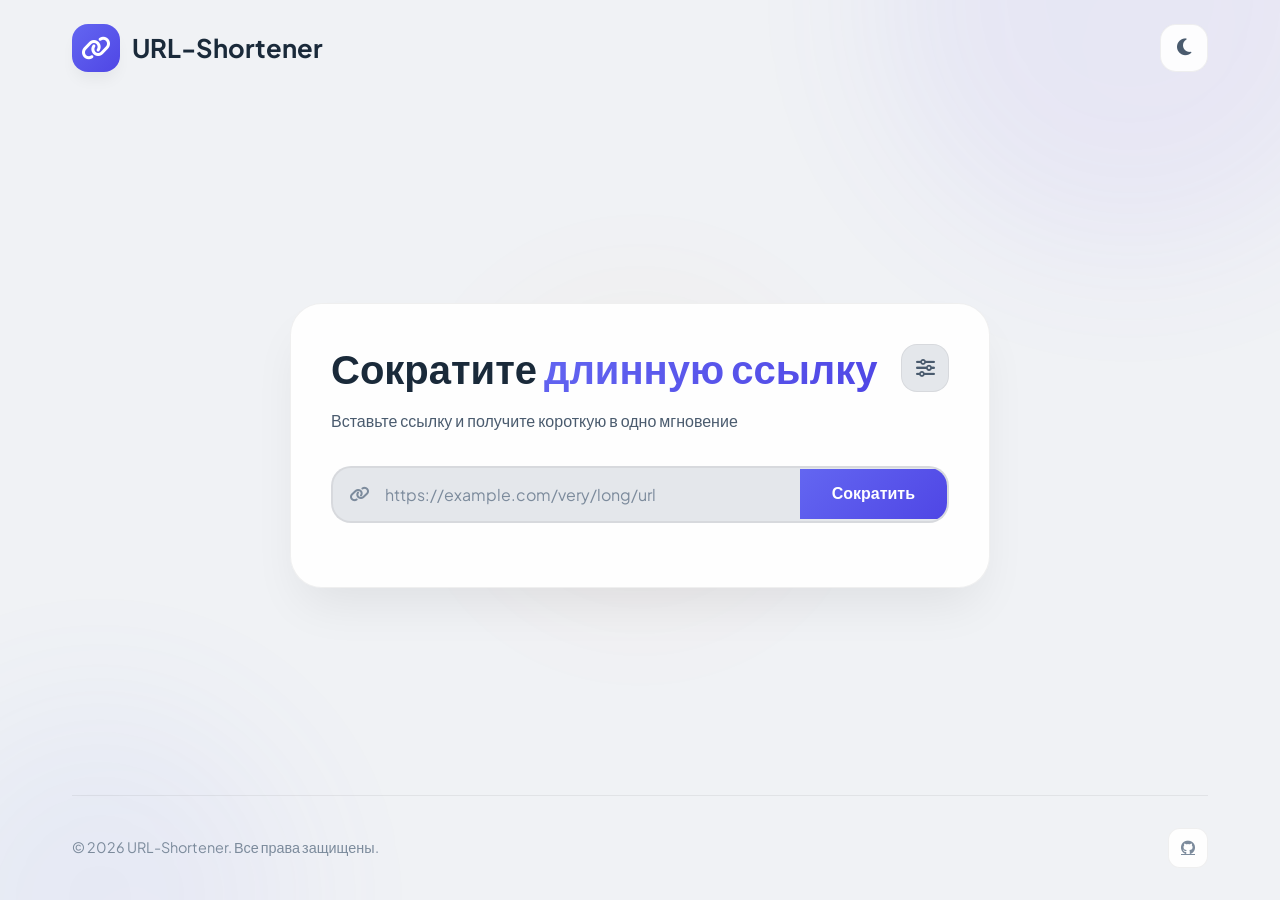
<file: frontend/index.html>
<!DOCTYPE html>
<html lang="ru">
<head>
    <meta charset="UTF-8">
    <meta name="viewport" content="width=device-width, initial-scale=1.0">
    <title>URL-Shortener | Сервис сокращения ссылок</title>
    <link rel="preconnect" href="https://fonts.googleapis.com">
    <link rel="preconnect" href="https://fonts.gstatic.com" crossorigin>
    <link href="https://fonts.googleapis.com/css2?family=Plus+Jakarta+Sans:wght@300;400;500;600;700;800&display=swap" rel="stylesheet">
    <link rel="stylesheet" href="https://cdnjs.cloudflare.com/ajax/libs/font-awesome/6.7.2/css/all.min.css">
    <link rel="stylesheet" href="css/style.css">
    <link rel="icon" href="assets/favicon.ico" type="image/x-icon">
    <script>
        // Функция для определения и применения темы
        (function() {
            const savedTheme = localStorage.getItem('theme');
            const prefersDark = window.matchMedia('(prefers-color-scheme: dark)').matches;
            
            if (savedTheme === 'dark' || (!savedTheme && prefersDark)) {
                document.documentElement.classList.add('dark-theme');
                document.body.classList.add('dark-theme');
            }
        })();
    </script>
</head>
<body>
    <div class="gradient-bg">
        <div class="gradient-orb orb-1"></div>
        <div class="gradient-orb orb-2"></div>
        <div class="gradient-orb orb-3"></div>
    </div>

    <div class="wrapper">
        <header class="header">
            <div class="logo">
                <div class="logo-icon">
                    <i class="fas fa-link"></i>
                </div>
                <span class="logo-text"></span>
            </div>
            <div class="theme-toggle" id="themeToggle">
                <i class="fas fa-moon"></i>
            </div>
        </header>

        <main class="main-centered">
            <div class="content-wrapper">
                <div class="card form-card glass-effect">
                    <div class="form-header">
                        <h1 class="title">
                            Сократите <span class="title-gradient">длинную ссылку</span>
                        </h1>
                        <button type="button" id="toggleAdvancedBtn" class="settings-btn" title="Дополнительные настройки">
                            <i class="fas fa-sliders-h"></i>
                        </button>
                    </div>
                    
                    <p class="subtitle">Вставьте ссылку и получите короткую в одно мгновение</p>
                    
                    <form id="shortenForm">
                        <div class="input-wrapper">
                            <div class="input-group">
                                <i class="fas fa-link input-icon"></i>
                                <input 
                                    type="url" 
                                    id="urlInput" 
                                    placeholder="Загрузка..." 
                                    required
                                    autocomplete="off"
                                    spellcheck="false"
                                >
                                <button type="submit" id="shortenBtn" class="btn-primary">
                                    <span class="btn-text">Сократить</span>
                                    <span class="btn-loader" style="display: none;">
                                        <i class="fas fa-circle-notch fa-spin"></i>
                                    </span>
                                </button>
                            </div>
                        </div>

                        <div class="advanced-settings" id="advancedSettings" style="display: none;">
                            <div class="settings-panel">
                                <div class="settings-header">
                                    <i class="fas fa-cog"></i>
                                    <span>Дополнительные параметры</span>
                                </div>
                                <div class="settings-content">
                                    <div class="setting-item">
                                        <label for="customSlug" class="setting-label">
                                            <i class="fas fa-pencil-alt"></i>
                                            <span>Свой вариант ссылки</span>
                                        </label>
                                        <div class="setting-input-wrapper">
                                            <span class="input-prefix">/</span>
                                            <input 
                                                type="text" 
                                                id="customSlug" 
                                                placeholder="my-custom-link"
                                                class="setting-input"
                                                autocomplete="off"
                                                spellcheck="false"
                                            >
                                        </div>
                                        <small class="setting-hint">Только латинские буквы, цифры, дефис и подчеркивание</small>
                                    </div>

                                    <div class="setting-item">
                                        <label for="slugLength" class="setting-label">
                                            <i class="fas fa-ruler"></i>
                                            <span>Длина ссылки: <span id="lengthValue">6</span> символов</span>
                                        </label>
                                        <div class="slider-container">
                                            <input 
                                                type="range" 
                                                id="slugLength" 
                                                min="3" 
                                                max="10" 
                                                value="6"
                                                class="slider"
                                            >
                                            <div class="slider-markers">
                                                <span>3</span>
                                                <span>6</span>
                                                <span>10</span>
                                            </div>
                                        </div>
                                    </div>

                                    <div class="setting-item">
                                        <label for="ttlDays" class="setting-label">
                                            <i class="fas fa-hourglass-half"></i>
                                            <span>Срок действия ссылки</span>
                                        </label>
                                        <div class="setting-input-wrapper">
                                            <select id="ttlDays" class="setting-input" style="padding: 0.75rem 1rem;">
                                                <option value="">Бессрочно</option>
                                                <option value="1">1 день</option>
                                                <option value="3">3 дня</option>
                                                <option value="7">7 дней</option>
                                                <option value="30">30 дней</option>
                                                <option value="90">90 дней</option>
                                                <option value="365">1 год</option>
                                            </select>
                                        </div>
                                        <small class="setting-hint">Ссылка автоматически истечёт через выбранный период</small>
                                    </div>
                                </div>
                            </div>
                        </div>
                    </form>

                    <div class="result-card" id="resultCard" style="display: none;">
                        <div class="result-header">
                            <div class="result-icon">
                                <i class="fas fa-check-circle"></i>
                            </div>
                            <span>Готово! Ваша короткая ссылка:</span>
                            <button class="close-result-btn" id="closeResultBtn" title="Закрыть">
                                <i class="fas fa-times"></i>
                            </button>
                        </div>
                        <div class="result-content">
                            <div class="url-display">
                                <input type="text" id="shortUrl" readonly value="">
                                <button class="copy-btn" id="copyBtn" onclick="copyToClipboard()">
                                    <i class="fas fa-copy"></i>
                                    <span>Копировать</span>
                                </button>
                            </div>
                            <div class="original-url" id="originalUrl">
                                <i class="fas fa-link"></i>
                                <span></span>
                            </div>
                            <div class="expiry-info" id="expiryInfo" style="margin-top: 0.75rem; font-size: 0.8rem; color: var(--text-muted);">
                                <i class="fas fa-clock"></i>
                                <span id="expiryText"></span>
                            </div>
                        </div>
                    </div>
                </div>
            </div>
        </main>

        <footer class="footer">
            <p></p>
            <div class="footer-links">
                <a href="https://github.com/kite-house/URL-Shortener" class="footer-link"><i class="fab fa-github"></i></a>
            </div>
        </footer>
    </div>

    <div class="toast-container" id="toastContainer"></div>

    <script src="js/api.js"></script>
    <script src="js/ui.js"></script>
    <script>
        // Тоггл темы
        const themeToggle = document.getElementById('themeToggle');
        if (themeToggle) {
            themeToggle.addEventListener('click', () => {
                document.body.classList.toggle('dark-theme');
                const icon = themeToggle.querySelector('i');
                if (document.body.classList.contains('dark-theme')) {
                    icon.className = 'fas fa-sun';
                    localStorage.setItem('theme', 'dark');
                } else {
                    icon.className = 'fas fa-moon';
                    localStorage.setItem('theme', 'light');
                }
            });
            
            const icon = themeToggle.querySelector('i');
            if (document.body.classList.contains('dark-theme')) {
                icon.className = 'fas fa-sun';
            } else {
                icon.className = 'fas fa-moon';
            }
        }
    </script>
</body>
</html>
</file>
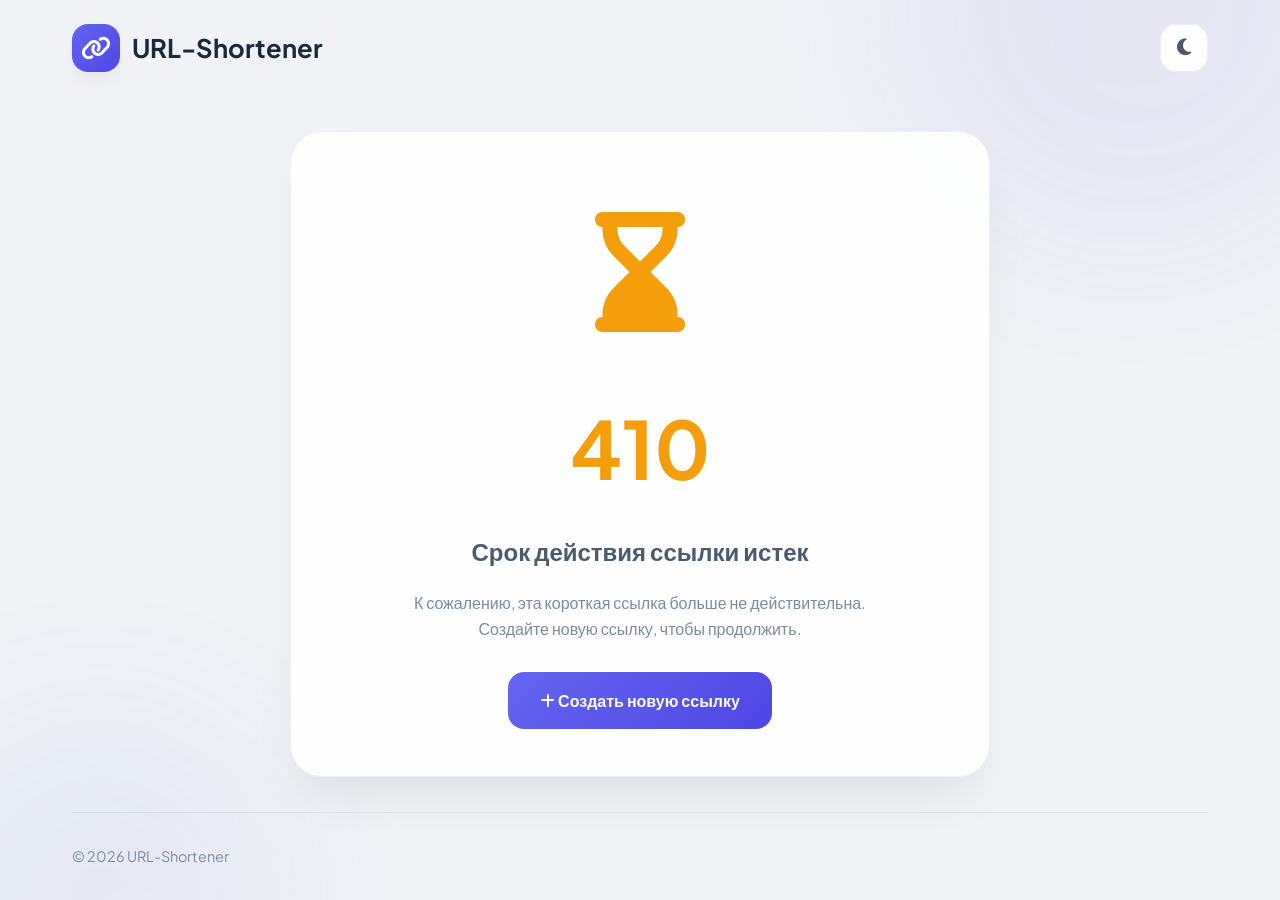
<file: frontend/expired.html>
<!DOCTYPE html>
<html lang="ru">
<head>
    <meta charset="UTF-8">
    <meta name="viewport" content="width=device-width, initial-scale=1.0">
    <title>410 | Срок действия истек</title>
    <link rel="preconnect" href="https://fonts.googleapis.com">
    <link rel="preconnect" href="https://fonts.gstatic.com" crossorigin>
    <link href="https://fonts.googleapis.com/css2?family=Plus+Jakarta+Sans:wght@300;400;500;600;700;800&display=swap" rel="stylesheet">
    <link rel="stylesheet" href="https://cdnjs.cloudflare.com/ajax/libs/font-awesome/6.7.2/css/all.min.css">
    <link rel="stylesheet" href="css/style.css">
    <script>
        (function() {
            const savedTheme = localStorage.getItem('theme');
            const prefersDark = window.matchMedia('(prefers-color-scheme: dark)').matches;
            
            if (savedTheme === 'dark' || (!savedTheme && prefersDark)) {
                document.documentElement.classList.add('dark-theme');
                document.body.classList.add('dark-theme');
            }
        })();
    </script>
</head>
<body>
    <div class="gradient-bg">
        <div class="gradient-orb orb-1"></div>
        <div class="gradient-orb orb-2"></div>
        <div class="gradient-orb orb-3"></div>
    </div>

    <div class="wrapper">
        <header class="header">
            <div class="logo">
                <div class="logo-icon">
                    <i class="fas fa-link"></i>
                </div>
                <span class="logo-text">URL-Shortener</span>
            </div>
            <div class="theme-toggle" id="themeToggle">
                <i class="fas fa-moon"></i>
            </div>
        </header>

        <main class="main-centered">
            <div class="content-wrapper">
                <div class="card glass-effect" style="text-align: center;">
                    <div style="font-size: 120px; color: #f59e0b;">
                        <i class="fas fa-hourglass-end"></i>
                    </div>
                    <h1 style="font-size: 80px; margin: 20px 0; color: #f59e0b;">410</h1>
                    <h2 style="margin-bottom: 20px; color: var(--text-secondary);">Срок действия ссылки истек</h2>
                    <p style="margin-bottom: 30px; color: var(--text-muted);">
                        К сожалению, эта короткая ссылка больше не действительна.<br>
                        Создайте новую ссылку, чтобы продолжить.
                    </p>
                    <a href="/" class="btn-primary" style="display: inline-block; text-decoration: none; border-radius: 16px;">
                        <i class="fas fa-plus"></i> Создать новую ссылку
                    </a>
                </div>
            </div>
        </main>

        <footer class="footer">
            <p>© 2026 URL-Shortener</p>
        </footer>
    </div>

    <script>
        const themeToggle = document.getElementById('themeToggle');
        if (themeToggle) {
            themeToggle.addEventListener('click', () => {
                document.body.classList.toggle('dark-theme');
                const icon = themeToggle.querySelector('i');
                if (document.body.classList.contains('dark-theme')) {
                    icon.className = 'fas fa-sun';
                    localStorage.setItem('theme', 'dark');
                } else {
                    icon.className = 'fas fa-moon';
                    localStorage.setItem('theme', 'light');
                }
            });
            
            const icon = themeToggle.querySelector('i');
            if (document.body.classList.contains('dark-theme')) {
                icon.className = 'fas fa-sun';
            } else {
                icon.className = 'fas fa-moon';
            }
        }
    </script>
</body>
</html>
</file>
<file: frontend/css/style.css>
* {
    margin: 0;
    padding: 0;
    box-sizing: border-box;
}

:root {
    /* Светлая тема - мягкая, не слепит */
    --bg-primary: #f0f2f5;
    --bg-secondary: #e4e7eb;
    --bg-card: rgba(255, 255, 255, 0.9);
    --text-primary: #1a2a3a;
    --text-secondary: #4a5b6e;
    --text-muted: #7c8b9c;
    --border-color: rgba(0, 0, 0, 0.06);
    --accent-color: #6366f1;
    --accent-hover: #4f46e5;
    --accent-light: rgba(99, 102, 241, 0.1);
    --success-color: #10b981;
    --danger-color: #ef4444;
    --shadow-sm: 0 1px 2px 0 rgba(0, 0, 0, 0.03);
    --shadow-md: 0 4px 6px -1px rgba(0, 0, 0, 0.05);
    --shadow-lg: 0 10px 15px -3px rgba(0, 0, 0, 0.05);
    --shadow-xl: 0 20px 25px -5px rgba(0, 0, 0, 0.05);
    --shadow-2xl: 0 25px 50px -12px rgba(0, 0, 0, 0.08);
    
    --transition-fast: 150ms cubic-bezier(0.4, 0, 0.2, 1);
    --transition-base: 300ms cubic-bezier(0.4, 0, 0.2, 1);
}

.dark-theme {
    /* Тёмная тема - приятная, не слишком тёмная */
    --bg-primary: #1a202c;
    --bg-secondary: #252b38;
    --bg-card: rgba(37, 43, 56, 0.9);
    --text-primary: #e2e8f0;
    --text-secondary: #a0aec0;
    --text-muted: #718096;
    --border-color: rgba(255, 255, 255, 0.06);
    --accent-color: #818cf8;
    --accent-hover: #6366f1;
    --accent-light: rgba(99, 102, 241, 0.15);
    --shadow-lg: 0 10px 15px -3px rgba(0, 0, 0, 0.3);
    --shadow-2xl: 0 25px 50px -12px rgba(0, 0, 0, 0.25);
}

body {
    font-family: 'Plus Jakarta Sans', sans-serif;
    background-color: var(--bg-primary);
    color: var(--text-primary);
    line-height: 1.6;
    transition: background-color var(--transition-base), color var(--transition-base);
    min-height: 100vh;
    position: relative;
    overflow-x: hidden;
}

/* Анимированный градиентный фон - мягче */
.gradient-bg {
    position: fixed;
    top: 0;
    left: 0;
    width: 100%;
    height: 100%;
    z-index: -1;
    overflow: hidden;
}

.gradient-orb {
    position: absolute;
    border-radius: 50%;
    filter: blur(80px);
    opacity: 0.3;
    animation: float 20s ease-in-out infinite;
}

.orb-1 {
    width: 500px;
    height: 500px;
    background: linear-gradient(135deg, rgba(99, 102, 241, 0.25), rgba(139, 92, 246, 0.25));
    top: -250px;
    right: -100px;
    animation-delay: 0s;
}

.orb-2 {
    width: 400px;
    height: 400px;
    background: linear-gradient(135deg, rgba(59, 130, 246, 0.2), rgba(139, 92, 246, 0.2));
    bottom: -200px;
    left: -100px;
    animation-delay: -5s;
}

.orb-3 {
    width: 300px;
    height: 300px;
    background: linear-gradient(135deg, rgba(245, 158, 11, 0.15), rgba(239, 68, 68, 0.15));
    top: 50%;
    left: 50%;
    transform: translate(-50%, -50%);
    animation-delay: -10s;
}

.dark-theme .orb-1 {
    background: linear-gradient(135deg, rgba(99, 102, 241, 0.2), rgba(139, 92, 246, 0.2));
    opacity: 0.2;
}

.dark-theme .orb-2 {
    background: linear-gradient(135deg, rgba(59, 130, 246, 0.15), rgba(139, 92, 246, 0.15));
    opacity: 0.2;
}

.dark-theme .orb-3 {
    background: linear-gradient(135deg, rgba(245, 158, 11, 0.1), rgba(239, 68, 68, 0.1));
    opacity: 0.2;
}

@keyframes float {
    0%, 100% { transform: translate(0, 0) scale(1); }
    33% { transform: translate(30px, -30px) scale(1.05); }
    66% { transform: translate(-20px, 20px) scale(0.95); }
}

.wrapper {
    max-width: 1200px;
    margin: 0 auto;
    padding: 0 2rem;
    min-height: 100vh;
    display: flex;
    flex-direction: column;
    position: relative;
    z-index: 1;
}

/* Header */
.header {
    display: flex;
    justify-content: space-between;
    align-items: center;
    padding: 1.5rem 0;
}

.logo {
    display: flex;
    align-items: center;
    gap: 0.75rem;
}

.logo-icon {
    width: 48px;
    height: 48px;
    background: linear-gradient(135deg, var(--accent-color), var(--accent-hover));
    border-radius: 16px;
    display: flex;
    align-items: center;
    justify-content: center;
    color: white;
    font-size: 1.5rem;
    box-shadow: var(--shadow-lg);
    transition: transform var(--transition-base);
}

.logo:hover .logo-icon {
    transform: rotate(10deg) scale(1.05);
}

.logo-text {
    font-size: 1.6rem;
    font-weight: 700;
    color: var(--text-primary);
}

.theme-toggle {
    width: 48px;
    height: 48px;
    display: flex;
    align-items: center;
    justify-content: center;
    background: var(--bg-card);
    border: 1px solid var(--border-color);
    border-radius: 16px;
    cursor: pointer;
    transition: all var(--transition-base);
    color: var(--text-secondary);
    backdrop-filter: blur(10px);
    font-size: 1.2rem;
}

.theme-toggle:hover {
    background: var(--accent-light);
    color: var(--accent-color);
    border-color: var(--accent-color);
    transform: rotate(180deg);
}

/* Main Content */
.main-centered {
    flex: 1;
    display: flex;
    align-items: center;
    justify-content: center;
    padding: 2rem 0;
}

.content-wrapper {
    width: 100%;
    max-width: 700px;
    margin: 0 auto;
}

/* Card */
.card {
    background: var(--bg-card);
    backdrop-filter: blur(20px);
    border: 1px solid var(--border-color);
    border-radius: 32px;
    padding: 2.5rem;
    box-shadow: var(--shadow-2xl);
    transition: all var(--transition-base);
}

.card:hover {
    transform: translateY(-2px);
    box-shadow: 0 30px 60px -10px rgba(99, 102, 241, 0.15);
}

/* Form Header */
.form-header {
    display: flex;
    align-items: center;
    justify-content: space-between;
    margin-bottom: 1rem;
}

.title {
    font-size: 2.5rem;
    font-weight: 700;
    line-height: 1.2;
    color: var(--text-primary);
}

.title-gradient {
    background: linear-gradient(135deg, var(--accent-color), var(--accent-hover));
    -webkit-background-clip: text;
    -webkit-text-fill-color: transparent;
    background-clip: text;
    display: inline-block;
}

/* Settings Button */
.settings-btn {
    width: 48px;
    height: 48px;
    background: var(--bg-secondary);
    border: 1px solid var(--border-color);
    border-radius: 16px;
    color: var(--text-secondary);
    cursor: pointer;
    transition: all var(--transition-base);
    display: flex;
    align-items: center;
    justify-content: center;
    font-size: 1.2rem;
}

.settings-btn:hover {
    background: var(--accent-color);
    color: white;
    border-color: var(--accent-color);
    transform: rotate(90deg);
}

.settings-btn.active {
    background: var(--accent-color);
    color: white;
    transform: rotate(90deg);
}

/* Subtitle */
.subtitle {
    color: var(--text-secondary);
    margin-bottom: 2rem;
    font-size: 1rem;
}

/* Input Wrapper */
.input-wrapper {
    margin-bottom: 1.5rem;
}

.input-group {
    display: flex;
    align-items: center;
    background: var(--bg-secondary);
    border: 2px solid var(--border-color);
    border-radius: 20px;
    overflow: hidden;
    transition: all var(--transition-base);
}

.input-group:focus-within {
    border-color: var(--accent-color);
    box-shadow: 0 0 0 3px var(--accent-light);
}

.input-icon {
    padding: 0 1rem;
    color: var(--text-muted);
    font-size: 1rem;
}

.input-group input {
    flex: 1;
    padding: 1rem 0;
    border: none;
    background: transparent;
    color: var(--text-primary);
    font-size: 1rem;
    font-family: inherit;
}

.input-group input:focus {
    outline: none;
}

.input-group input::placeholder {
    color: var(--text-muted);
}

.btn-primary {
    padding: 1rem 2rem;
    background: linear-gradient(135deg, var(--accent-color), var(--accent-hover));
    color: white;
    border: none;
    font-size: 1rem;
    font-weight: 600;
    cursor: pointer;
    transition: all var(--transition-base);
    white-space: nowrap;
    position: relative;
    overflow: hidden;
    border-radius: 0;
}

.btn-primary:hover {
    transform: translateX(-2px);
    box-shadow: 0 10px 20px -5px var(--accent-color);
}

/* Advanced Settings */
.advanced-settings {
    margin-top: 1rem;
}

.settings-panel {
    background: var(--bg-secondary);
    border-radius: 20px;
    padding: 1.5rem;
    animation: slideDown 0.3s ease;
}

.settings-header {
    display: flex;
    align-items: center;
    gap: 0.75rem;
    margin-bottom: 1.5rem;
    color: var(--accent-color);
    font-weight: 600;
}

.settings-content {
    display: flex;
    flex-direction: column;
    gap: 1.5rem;
}

.setting-item {
    display: flex;
    flex-direction: column;
    gap: 0.5rem;
}

.setting-label {
    display: flex;
    align-items: center;
    gap: 0.5rem;
    color: var(--text-secondary);
    font-size: 0.9rem;
}

.setting-label i {
    color: var(--accent-color);
}

.setting-input-wrapper {
    display: flex;
    align-items: center;
    background: var(--bg-primary);
    border: 2px solid var(--border-color);
    border-radius: 12px;
    overflow: hidden;
}

.input-prefix {
    padding: 0.75rem 1.2rem;
    background: linear-gradient(135deg, var(--accent-color), var(--accent-hover));
    color: white;
    font-weight: 700;
    font-size: 1rem;
    border-right: 2px solid rgba(255, 255, 255, 0.2);
}

.setting-input {
    flex: 1;
    padding: 0.75rem 1rem;
    border: none;
    background: transparent;
    color: var(--text-primary);
    font-size: 0.95rem;
}

.setting-input:focus {
    outline: none;
}

.setting-input-wrapper select {
    flex: 1;
    padding: 0.75rem 1rem;
    background: var(--bg-primary);
    border: none;
    color: var(--text-primary);
    font-size: 0.95rem;
    cursor: pointer;
}

.setting-hint {
    color: var(--text-muted);
    font-size: 0.75rem;
}

/* Slider */
.slider-container {
    width: 100%;
}

.slider {
    width: 100%;
    height: 6px;
    background: var(--border-color);
    border-radius: 3px;
    outline: none;
    -webkit-appearance: none;
}

.slider::-webkit-slider-thumb {
    -webkit-appearance: none;
    width: 20px;
    height: 20px;
    background: var(--accent-color);
    border-radius: 50%;
    cursor: pointer;
    transition: all var(--transition-fast);
    box-shadow: 0 2px 10px var(--accent-color);
}

.slider::-webkit-slider-thumb:hover {
    transform: scale(1.2);
}

.slider-markers {
    display: flex;
    justify-content: space-between;
    padding: 0.5rem 0;
    color: var(--text-muted);
    font-size: 0.75rem;
}

/* Result Card */
.result-card {
    margin-top: 2rem;
    padding: 1.5rem;
    background: linear-gradient(135deg, rgba(99, 102, 241, 0.1), rgba(139, 92, 246, 0.05));
    border-radius: 20px;
    animation: slideUp 0.5s ease;
    border: 1px solid var(--border-color);
}

.result-header {
    display: flex;
    align-items: center;
    gap: 0.75rem;
    color: var(--success-color);
    font-weight: 500;
    margin-bottom: 1rem;
}

.result-icon {
    width: 32px;
    height: 32px;
    background: var(--success-color);
    border-radius: 50%;
    display: flex;
    align-items: center;
    justify-content: center;
    color: white;
}

.close-result-btn {
    margin-left: auto;
    width: 32px;
    height: 32px;
    border-radius: 50%;
    background: var(--bg-secondary);
    border: 1px solid var(--border-color);
    color: var(--text-muted);
    cursor: pointer;
    transition: all var(--transition-base);
}

.close-result-btn:hover {
    background: var(--danger-color);
    color: white;
    border-color: var(--danger-color);
    transform: rotate(90deg);
}

.url-display {
    display: flex;
    align-items: center;
    background: var(--bg-primary);
    border-radius: 12px;
    overflow: hidden;
    margin-bottom: 1rem;
    border: 1px solid var(--border-color);
}

.url-display input {
    flex: 1;
    padding: 0.75rem 1rem;
    border: none;
    background: transparent;
    color: var(--text-primary);
    font-size: 0.9rem;
    font-family: monospace;
}

.url-display input:focus {
    outline: none;
}

.copy-btn {
    display: flex;
    align-items: center;
    gap: 0.5rem;
    padding: 0.75rem 1.5rem;
    background: var(--accent-color);
    color: white;
    border: none;
    cursor: pointer;
    transition: all var(--transition-base);
    font-weight: 500;
}

.copy-btn:hover {
    background: var(--accent-hover);
    transform: translateY(-1px);
}

.original-url {
    display: flex;
    align-items: center;
    gap: 0.5rem;
    font-size: 0.8rem;
    color: var(--text-muted);
}

.expiry-info {
    margin-top: 0.75rem;
    font-size: 0.8rem;
    color: var(--text-muted);
}

/* Footer */
.footer {
    flex-shrink: 0;
    padding: 2rem 0;
    display: flex;
    justify-content: space-between;
    align-items: center;
    color: var(--text-muted);
    font-size: 0.9rem;
    border-top: 1px solid var(--border-color);
}

.footer-links {
    display: flex;
    gap: 1rem;
}

.footer-link {
    width: 40px;
    height: 40px;
    display: flex;
    align-items: center;
    justify-content: center;
    background: var(--bg-card);
    border: 1px solid var(--border-color);
    border-radius: 12px;
    color: var(--text-muted);
    transition: all var(--transition-base);
}

.footer-link:hover {
    background: var(--accent-color);
    color: white;
    border-color: var(--accent-color);
    transform: translateY(-2px);
}

/* Toast Notifications */
.toast-container {
    position: fixed;
    bottom: 2rem;
    right: 2rem;
    z-index: 1000;
    display: flex;
    flex-direction: column;
    gap: 0.75rem;
}

.toast {
    padding: 1rem 1.5rem;
    background: var(--bg-card);
    backdrop-filter: blur(10px);
    border: 1px solid var(--border-color);
    border-radius: 16px;
    box-shadow: var(--shadow-lg);
    display: flex;
    align-items: center;
    gap: 1rem;
    animation: slideInRight 0.3s ease;
    color: var(--text-primary);
}

.toast.success {
    border-left: 4px solid var(--success-color);
}

.toast.error {
    border-left: 4px solid var(--danger-color);
}

/* Error message */
.url-error-message {
    display: flex;
    align-items: center;
    gap: 0.5rem;
    margin-top: 0.75rem;
    padding: 0.75rem 1rem;
    background: rgba(239, 68, 68, 0.1);
    border-left: 4px solid var(--danger-color);
    border-radius: 8px;
    color: var(--danger-color);
    font-size: 0.85rem;
}

/* Animations */
@keyframes fadeInUp {
    from {
        opacity: 0;
        transform: translateY(20px);
    }
    to {
        opacity: 1;
        transform: translateY(0);
    }
}

@keyframes slideDown {
    from {
        opacity: 0;
        transform: translateY(-10px);
    }
    to {
        opacity: 1;
        transform: translateY(0);
    }
}

@keyframes slideUp {
    from {
        opacity: 0;
        transform: translateY(10px);
    }
    to {
        opacity: 1;
        transform: translateY(0);
    }
}

@keyframes slideInRight {
    from {
        opacity: 0;
        transform: translateX(100px);
    }
    to {
        opacity: 1;
        transform: translateX(0);
    }
}

/* Responsive */
@media (max-width: 768px) {
    .wrapper {
        padding: 0 1rem;
    }
    
    .title {
        font-size: 1.8rem;
    }
    
    .card {
        padding: 1.5rem;
    }
    
    .input-group {
        flex-direction: column;
        background: transparent;
        border: none;
        gap: 0.5rem;
    }
    
    .input-group:focus-within {
        box-shadow: none;
    }
    
    .input-icon {
        display: none;
    }
    
    .input-group input {
        width: 100%;
        background: var(--bg-secondary);
        border: 2px solid var(--border-color);
        border-radius: 16px;
        padding: 1rem;
    }
    
    .btn-primary {
        width: 100%;
        border-radius: 16px;
    }
    
    .url-display {
        flex-direction: column;
    }
    
    .copy-btn {
        width: 100%;
        justify-content: center;
    }
    
    .footer {
        flex-direction: column;
        gap: 1rem;
        text-align: center;
    }
}

/* Clean indicator */
.clean-indicator {
    position: absolute;
    right: 120px;
    top: 50%;
    transform: translateY(-50%);
    background: var(--accent-color);
    color: white;
    width: 28px;
    height: 28px;
    border-radius: 50%;
    display: flex;
    align-items: center;
    justify-content: center;
    font-size: 12px;
    animation: popIn 0.3s ease;
    z-index: 10;
    pointer-events: none;
    box-shadow: 0 2px 8px var(--accent-color);
}

@keyframes popIn {
    from {
        opacity: 0;
        transform: translateY(-50%) scale(0.5);
    }
    to {
        opacity: 1;
        transform: translateY(-50%) scale(1);
    }
}
</file>
